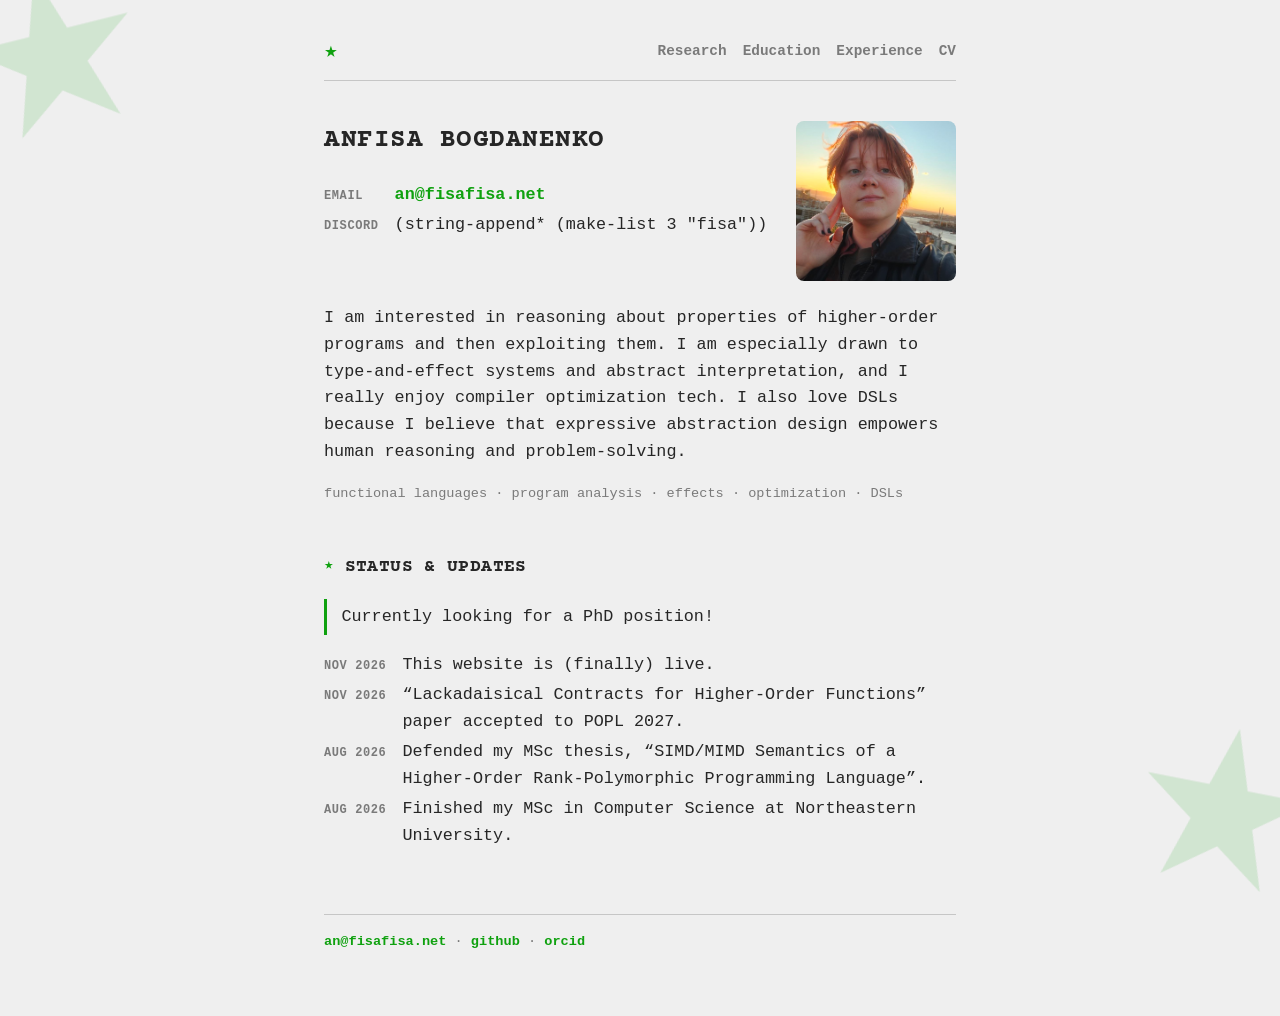
<file: index.html>
<!DOCTYPE html>
<html lang="en">
<head>
  <meta charset="utf-8">
  <meta name="viewport" content="width=device-width, initial-scale=1">
  <title>Anfisa Bogdanenko</title>
  <link rel="stylesheet" href="style.css">
</head>
<body>
  <header>
    <a class="home" href="./" aria-current="page" aria-label="Anfisa Bogdanenko"></a>
    <nav><a href="./research.html">Research</a><a href="./education.html">Education</a><a href="./experience.html">Experience</a><a href="./content/files/cv.pdf">CV</a></nav>
  </header>

  <main><section class="intro"><h1>Anfisa Bogdanenko</h1><dl class="labelled"><dt>Email</dt><dd><a href="mailto:an@fisafisa.net">an@fisafisa.net</a></dd><dt>Discord</dt><dd><code><span>(string-append*</span> <span>(make-list</span> <span>3</span> <span>"fisa"))</span></code></dd></dl><figure class="portrait"><img src="content/pics/pfp.jpg" alt="Anfisa Bogdanenko"/></figure></section><p>I am interested in reasoning about properties of higher-order 
           programs and then exploiting them. I am especially drawn to 
           type-and-effect systems and abstract interpretation, and I really 
           enjoy compiler optimization tech. I also love DSLs because I believe 
           that expressive abstraction design empowers human reasoning and 
           problem-solving.</p><p class="interests">functional languages · program analysis · effects · optimization · DSLs</p><h2>Status &amp; Updates</h2><p class="callout">Currently looking for a PhD position!</p><dl class="labelled"><dt>Nov 2026</dt><dd>This website is (finally) live.</dd><dt>Nov 2026</dt><dd>“Lackadaisical Contracts for Higher-Order Functions” paper accepted to POPL 2027.</dd><dt>Aug 2026</dt><dd>Defended my MSc thesis, “SIMD/MIMD Semantics of a Higher-Order Rank-Polymorphic Programming Language”.</dd><dt>Aug 2026</dt><dd>Finished my MSc in Computer Science at Northeastern University.</dd></dl></main>

  <footer><a href="mailto:an@fisafisa.net">an@fisafisa.net</a> · <a href="https://github.com/fisafisafisa">github</a> · <a href="https://orcid.org/0009-0002-4138-6328">orcid</a></footer>
</body>
</html>
</file>
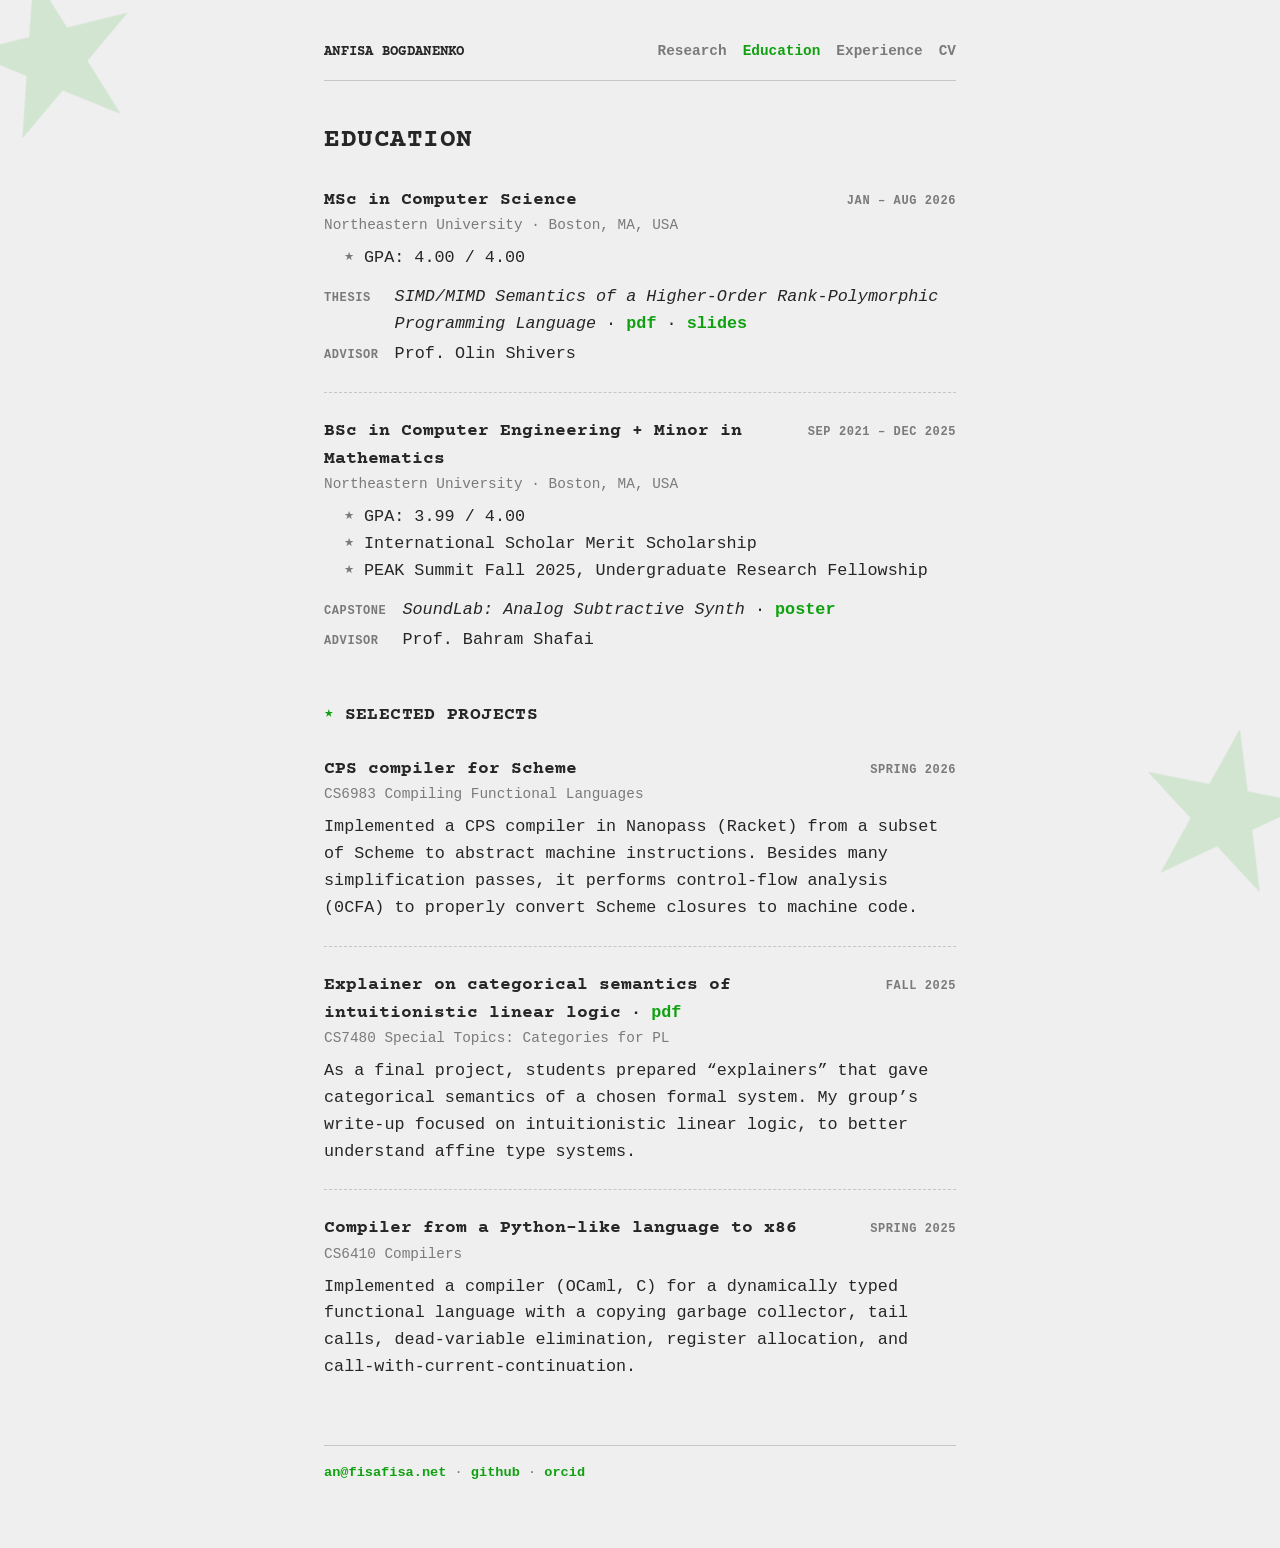
<file: education.html>
<!DOCTYPE html>
<html lang="en">
<head>
  <meta charset="utf-8">
  <meta name="viewport" content="width=device-width, initial-scale=1">
  <title>Education - Anfisa Bogdanenko</title>
  <link rel="stylesheet" href="style.css">
</head>
<body>
  <header>
    <a class="home" href="./">Anfisa Bogdanenko</a>
    <nav><a href="./research.html">Research</a><a aria-current="page" href="./education.html">Education</a><a href="./experience.html">Experience</a><a href="./content/files/cv.pdf">CV</a></nav>
  </header>

  <main><h1>Education</h1><section class="entries"><article class="entry"><div class="entry-head"><h3>MSc in Computer Science</h3><span class="date">Jan – Aug 2026</span></div><p class="meta">Northeastern University · Boston, MA, USA</p><ul><li>GPA: 4.00 / 4.00</li></ul><dl class="labelled"><dt>Thesis</dt><dd><cite>SIMD/MIMD Semantics of a Higher-Order Rank-Polymorphic Programming Language</cite> · <a href="content/files/msc-thesis.pdf">pdf</a> · <a href="content/files/msc-thesis-defense.pdf">slides</a></dd><dt>Advisor</dt><dd>Prof. Olin Shivers</dd></dl></article><article class="entry"><div class="entry-head"><h3>BSc in Computer Engineering + Minor in Mathematics</h3><span class="date">Sep 2021 – Dec 2025</span></div><p class="meta">Northeastern University · Boston, MA, USA</p><ul><li>GPA: 3.99 / 4.00</li><li>International Scholar Merit Scholarship</li><li>PEAK Summit Fall 2025, Undergraduate Research Fellowship</li></ul><dl class="labelled"><dt>Capstone</dt><dd><cite>SoundLab: Analog Subtractive Synth</cite> · <a href="content/files/capstone-poster.pdf">poster</a></dd><dt>Advisor</dt><dd>Prof. Bahram Shafai</dd></dl></article></section><h2>Selected projects</h2><section class="entries"><article class="entry"><div class="entry-head"><h3>CPS compiler for Scheme</h3><span class="date">Spring 2026</span></div><p class="meta">CS6983 Compiling Functional Languages</p><p>Implemented a CPS compiler in Nanopass (Racket) from a subset
                 of Scheme to abstract machine instructions. Besides many
                 simplification passes, it performs control-flow analysis
                 (0CFA) to properly convert Scheme closures to machine code.</p></article><article class="entry"><div class="entry-head"><h3><span>Explainer on categorical semantics of intuitionistic linear logic<span class="title-links"> · <a href="content/files/cats-of-ill-explainer.pdf">pdf</a></span></span></h3><span class="date">Fall 2025</span></div><p class="meta">CS7480 Special Topics: Categories for PL</p><p>As a final project, students prepared “explainers” that gave
                 categorical semantics of a chosen formal system. My group’s
                 write-up focused on intuitionistic linear logic, to better
                 understand affine type systems.</p></article><article class="entry"><div class="entry-head"><h3>Compiler from a Python-like language to x86</h3><span class="date">Spring 2025</span></div><p class="meta">CS6410 Compilers</p><p>Implemented a compiler (OCaml, C) for a dynamically typed
                 functional language with a copying garbage collector, tail
                 calls, dead-variable elimination, register allocation, and 
                 call-with-current-continuation.</p></article></section></main>

  <footer><a href="mailto:an@fisafisa.net">an@fisafisa.net</a> · <a href="https://github.com/fisafisafisa">github</a> · <a href="https://orcid.org/0009-0002-4138-6328">orcid</a></footer>
</body>
</html>
</file>
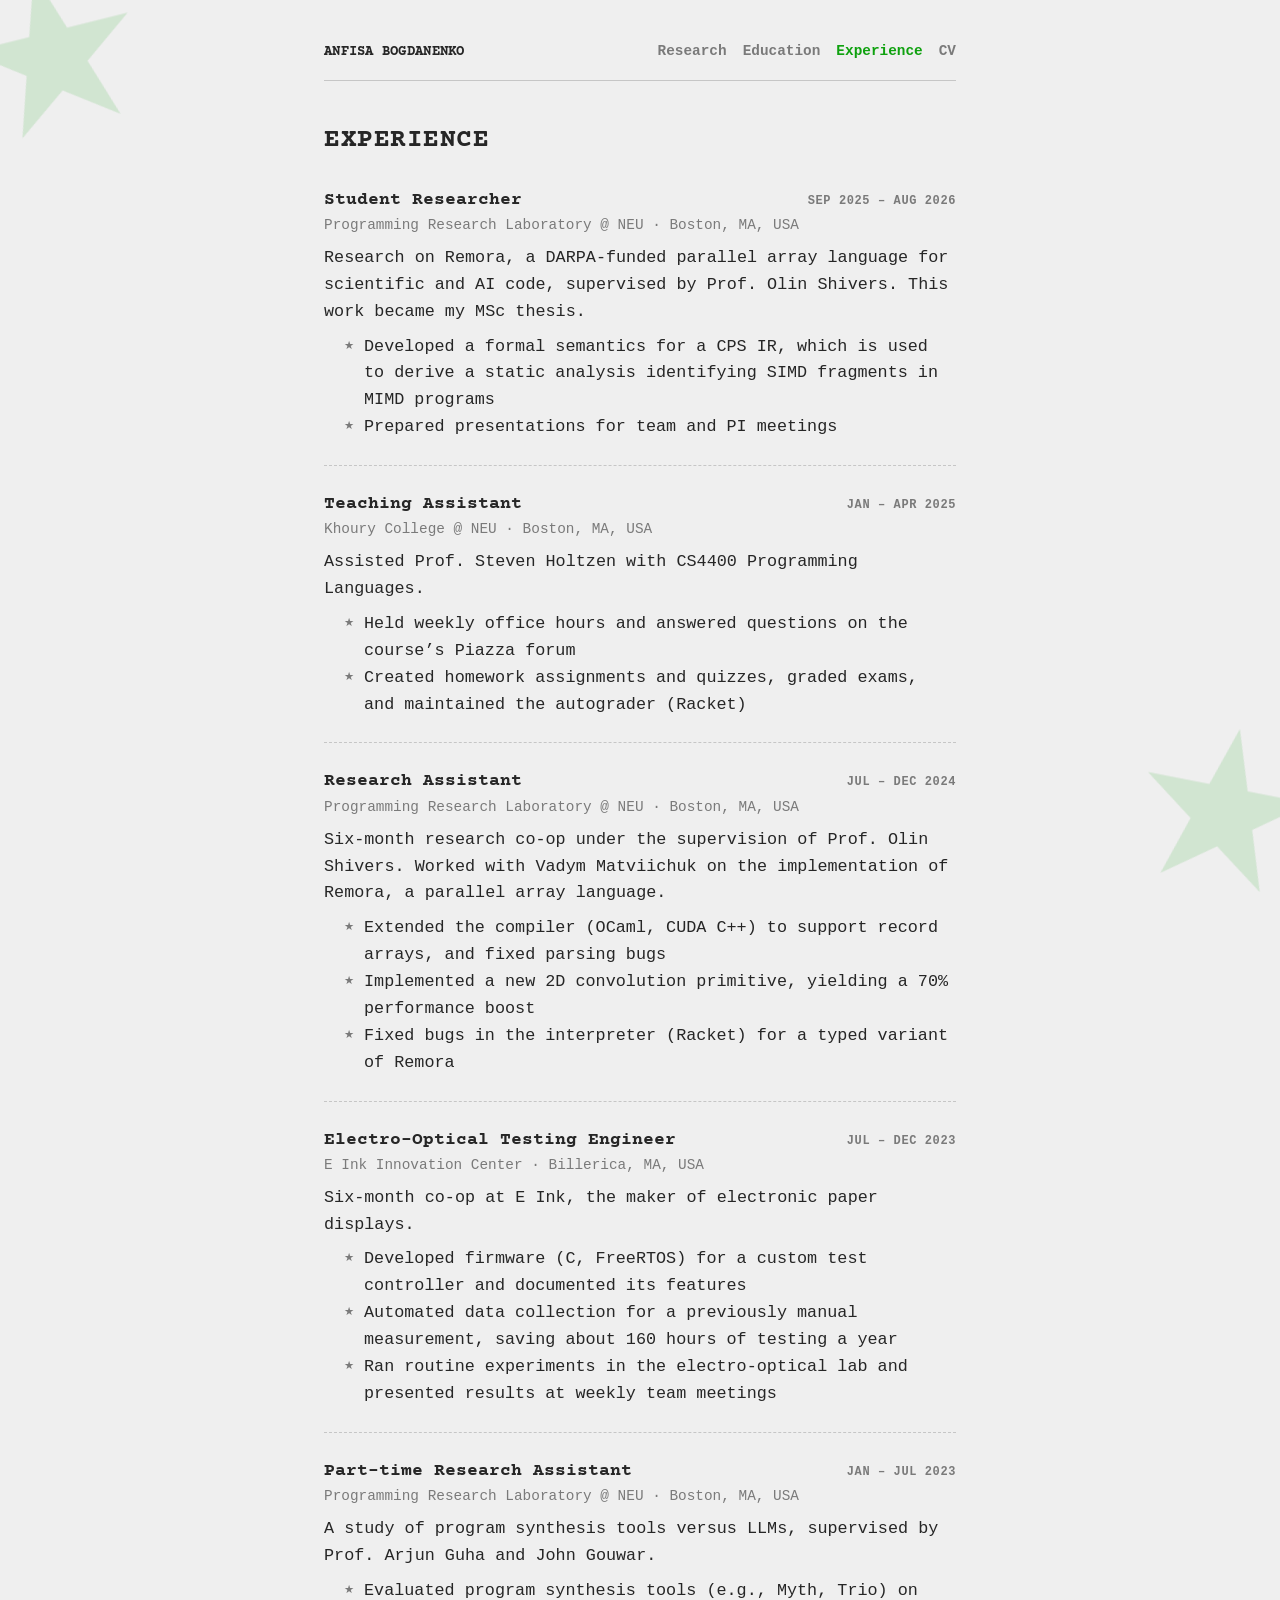
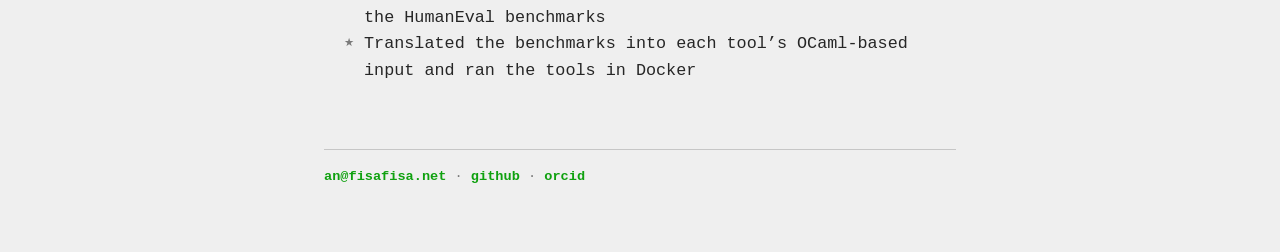
<file: experience.html>
<!DOCTYPE html>
<html lang="en">
<head>
  <meta charset="utf-8">
  <meta name="viewport" content="width=device-width, initial-scale=1">
  <title>Experience - Anfisa Bogdanenko</title>
  <link rel="stylesheet" href="style.css">
</head>
<body>
  <header>
    <a class="home" href="./">Anfisa Bogdanenko</a>
    <nav><a href="./research.html">Research</a><a href="./education.html">Education</a><a aria-current="page" href="./experience.html">Experience</a><a href="./content/files/cv.pdf">CV</a></nav>
  </header>

  <main><h1>Experience</h1><section class="entries"><article class="entry"><div class="entry-head"><h3>Student Researcher</h3><span class="date">Sep 2025 – Aug 2026</span></div><p class="meta">Programming Research Laboratory @ NEU · Boston, MA, USA</p><p>Research on Remora, a DARPA-funded parallel array language
              for scientific and AI code, supervised by Prof. Olin Shivers.
              This work became my MSc thesis.</p><ul><li>Developed a formal semantics for a CPS IR, which is used to 
                derive a static analysis identifying SIMD fragments in MIMD programs</li><li>Prepared presentations for team and PI meetings</li></ul></article><article class="entry"><div class="entry-head"><h3>Teaching Assistant</h3><span class="date">Jan – Apr 2025</span></div><p class="meta">Khoury College @ NEU · Boston, MA, USA</p><p>Assisted Prof. Steven Holtzen with CS4400 Programming Languages.</p><ul><li>Held weekly office hours and answered questions on the course’s Piazza forum</li><li>Created homework assignments and quizzes, graded exams, and maintained the autograder (Racket)</li></ul></article><article class="entry"><div class="entry-head"><h3>Research Assistant</h3><span class="date">Jul – Dec 2024</span></div><p class="meta">Programming Research Laboratory @ NEU · Boston, MA, USA</p><p>Six-month research co-op under the supervision of Prof. Olin Shivers.
              Worked with Vadym Matviichuk on the 
              implementation of Remora, a parallel array language.</p><ul><li>Extended the compiler (OCaml, CUDA C++) to support record arrays, and fixed parsing bugs</li><li>Implemented a new 2D convolution primitive, yielding a 70% performance boost</li><li>Fixed bugs in the interpreter (Racket) for a typed variant of Remora</li></ul></article><article class="entry"><div class="entry-head"><h3>Electro-Optical Testing Engineer</h3><span class="date">Jul – Dec 2023</span></div><p class="meta">E Ink Innovation Center · Billerica, MA, USA</p><p>Six-month co-op at E Ink, the maker of electronic paper displays.</p><ul><li>Developed firmware (C, FreeRTOS) for a custom test controller and documented its features</li><li>Automated data collection for a previously manual measurement, saving about 160 hours of testing a year</li><li>Ran routine experiments in the electro-optical lab and presented results at weekly team meetings</li></ul></article><article class="entry"><div class="entry-head"><h3>Part-time Research Assistant</h3><span class="date">Jan – Jul 2023</span></div><p class="meta">Programming Research Laboratory @ NEU · Boston, MA, USA</p><p>A study of program synthesis tools versus LLMs, supervised by
              Prof. Arjun Guha and John Gouwar.</p><ul><li>Evaluated program synthesis tools (e.g., Myth, Trio) on the HumanEval benchmarks</li><li>Translated the benchmarks into each tool’s OCaml-based input and ran the tools in Docker</li></ul></article></section></main>

  <footer><a href="mailto:an@fisafisa.net">an@fisafisa.net</a> · <a href="https://github.com/fisafisafisa">github</a> · <a href="https://orcid.org/0009-0002-4138-6328">orcid</a></footer>
</body>
</html>
</file>
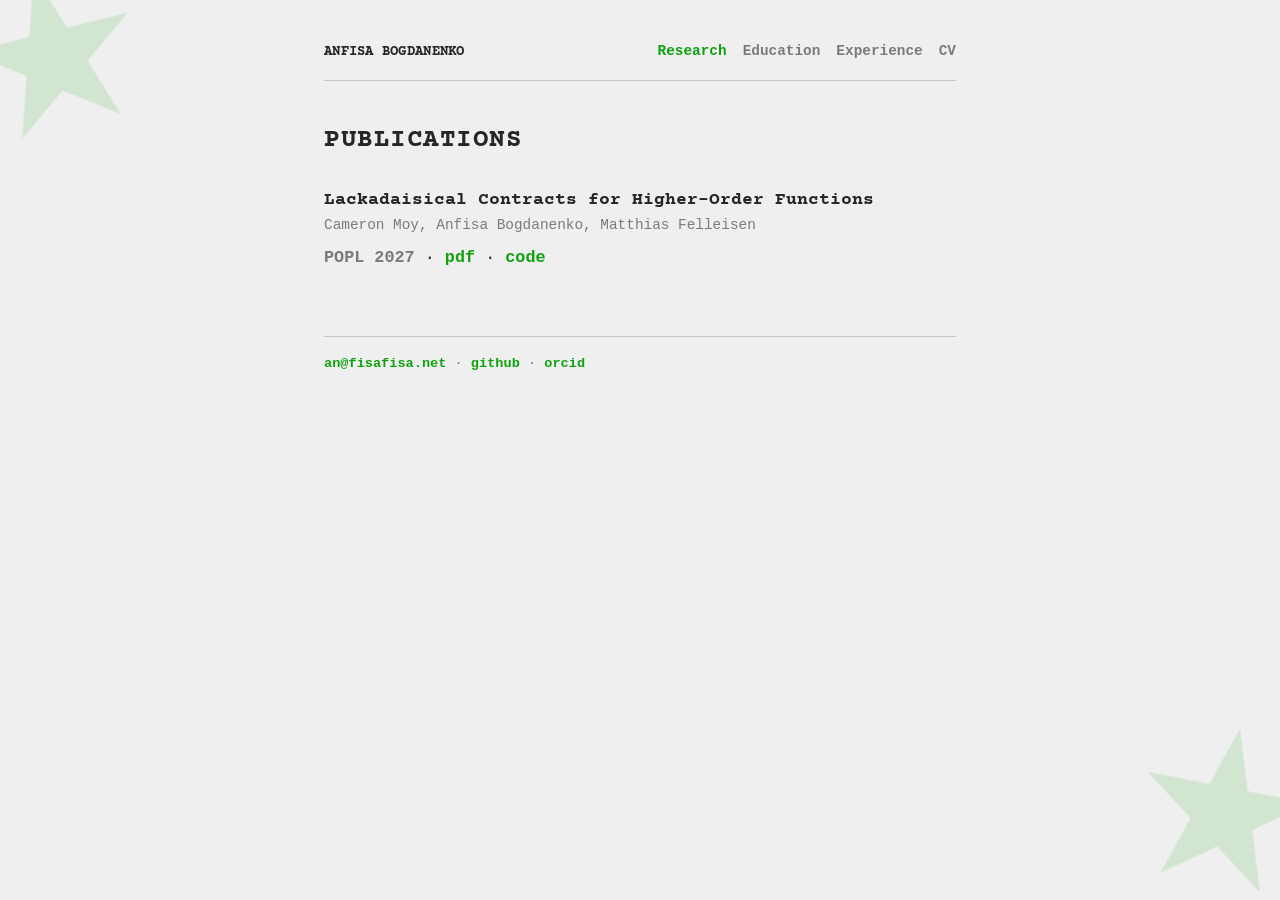
<file: research.html>
<!DOCTYPE html>
<html lang="en">
<head>
  <meta charset="utf-8">
  <meta name="viewport" content="width=device-width, initial-scale=1">
  <title>Research - Anfisa Bogdanenko</title>
  <link rel="stylesheet" href="style.css">
</head>
<body>
  <header>
    <a class="home" href="./">Anfisa Bogdanenko</a>
    <nav><a aria-current="page" href="./research.html">Research</a><a href="./education.html">Education</a><a href="./experience.html">Experience</a><a href="./content/files/cv.pdf">CV</a></nav>
  </header>

  <main><h1>Publications</h1><section class="entries"><article class="entry"><div class="entry-head"><h3>Lackadaisical Contracts for Higher-Order Functions</h3></div><p class="meta">Cameron Moy, Anfisa Bogdanenko, Matthias Felleisen</p><p><span class="venue">POPL 2027</span> · <a href="content/files/deferred-contract-paper.pdf">pdf</a> · <a href="https://github.com/camoy/lackadaisical-contract">code</a></p></article></section></main>

  <footer><a href="mailto:an@fisafisa.net">an@fisafisa.net</a> · <a href="https://github.com/fisafisafisa">github</a> · <a href="https://orcid.org/0009-0002-4138-6328">orcid</a></footer>
</body>
</html>
</file>
<file: style.css>
/* ---- Fonts, self-hosted in fonts/ (both OFL licensed) ---- */

/* Courier Prime, for emphasis only: headings and the site name. */
@font-face {
  font-family: "Courier Prime";
  src: url("fonts/courier-prime-bold.woff2") format("woff2");
  font-weight: 700;
}

/* The ornament ★, cut from Adwaita Mono.
   Without it each browser borrows ★ from a different system font, and its
   size varies a lot. It only covers ★. */
@font-face {
  font-family: "Ornament";
  src: url("fonts/adwaita-mono-star.woff2") format("woff2");
  font-weight: 100 900; /* one glyph for every weight, no faux bold */
  unicode-range: U+2605;
}

/* ---- Root ---- */

:root {
  --text: #262626;
  --muted: #7a7a7a;
  --accent: #0fa10f;
  --rule: #c6c6c6;
  --bg: #efefef;
  --highlight: #ff841f;

  /* The page font is the system's own monospace, named per platform so none
     falls back to thin Courier: Linux, then Apple, then Windows */
  --font: "Ornament", "Liberation Mono", Menlo, Consolas, monospace;
  --font-emphasis: "Ornament", "Courier Prime", monospace;

  --ornament: "★";
}

/* ---- Base ---- */

* { box-sizing: border-box; }

body {
  max-width: 42rem;
  margin: 0 auto;
  padding: 2.5rem 1.25rem 4rem;
  font-family: var(--font);
  font-size: 1.05rem;
  line-height: 1.6;
  color: var(--text);
  background: var(--bg);
}

a {
  font-weight: 700;
  color: var(--accent);
  text-decoration: none;
}

a:hover {
  color: var(--bg);
  background: var(--accent);
}

/* Code keeps the page's font (browsers swap in a smaller one), and wraps
   only between words (code-words in pollen.rkt puts each in a span) */
code { font: inherit; }
code span { white-space: nowrap; }

::selection {
  color: #fff;
  background: var(--highlight);
}

/* ---- Headings ---- */

/* Courier for titles and the site name in the header */
h1, h2, h3,
header .home { font-family: var(--font-emphasis); }

/* Uppercase for page and section titles, and the site name, only */
h1, h2,
header .home {
  text-transform: uppercase;
  letter-spacing: 0.02em;
}

h1 { font-size: 1.6rem;  margin: 0 0 0.5rem; }
h2 { font-size: 1.15rem; margin: 3rem 0 0; }
h3 { font-size: 1.1rem;  margin: 0; }

h2::before {
  content: var(--ornament) "  ";
  font-size: 0.85em;
  color: var(--accent);
}

/* ---- Header ---- */

header {
  display: flex;
  flex-wrap: wrap;
  justify-content: space-between;
  align-items: baseline;
  gap: 0.5rem 1.5rem;
  margin-bottom: 2.5rem;
  padding-bottom: 1rem;
  border-bottom: 1px solid var(--rule);
  font-size: 0.9rem;
}

header .home {
  font-size: 0.85rem;
  color: var(--text);
}

nav { display: flex; flex-wrap: wrap; gap: 0.25rem 1rem; }
nav a { color: var(--muted); }

/* The current page's link */
header [aria-current="page"] { color: var(--accent); }

/* The star is bigger than the link's line, so the lowering puts it in the
   middle of the hover highlight */
header .home[aria-current="page"]::before {
  content: var(--ornament);
  font-size: 1.45rem;
  line-height: 0;
  vertical-align: -0.23em;
}

header a:hover { color: var(--bg); }

/* ---- Home ---- */

/* ◊intro: name and contact in the left column,
   the photo on the right, as tall as they are */
.intro {
  display: grid;
  grid-template-columns: 1fr auto;
  grid-template-rows: auto 1fr; /* spare height below the contact, not between */
  align-items: start;
  column-gap: 1.5rem;
  margin-bottom: 1.5rem;
}

.intro > * { grid-column: 1; }

.intro > .portrait {
  grid-column: 2;
  grid-row: 1 / span 2;
  margin: 0;
}

.portrait img {
  display: block;
  width: 10rem;
  height: 10rem;
  border-radius: 5%;
  object-fit: cover;
}

/* Phones: a smaller photo beside the name only (set tighter, as it wraps),
   and the contact full width underneath */
@media (max-width: 32rem) {
  .intro > * { grid-column: 1 / -1; }
  .intro > h1 {
    grid-column: 1;
    align-self: center;
    line-height: 1.25;
  }
  .intro > .portrait { grid-row: 1; }
  .portrait img { width: 6rem; height: 6rem; }
}

/* ◊callout: a line set off by an accent bar */
.callout {
  padding: 0.3rem 0 0.3rem 0.9rem;
  border-left: 3px solid var(--accent);
}

.interests {
  font-size: 0.85rem;
  color: var(--muted);
}

/* ---- Entries ---- */

.entries { margin-top: 1.5rem; }

/* A dashed rule between entries */
.entry + .entry {
  margin-top: 1.5rem;
  padding-top: 1.5rem;
  border-top: 1px dashed var(--rule);
}

/* Heading row: title left, date right; a long title wraps instead of
   pushing the date down. On phones the date goes under the title. */
.entry-head {
  display: flex;
  justify-content: space-between;
  align-items: baseline;
  gap: 1rem;
}

@media (max-width: 32rem) {
  .entry-head { flex-direction: column; gap: 0; }
}

.entry .meta {
  margin: 0;
  font-size: 0.9rem;
  color: var(--muted);
}

/* Small bold caps: entry dates, and labels like THESIS or ADVISOR */
.entry .date,
.labelled dt {
  font-size: 0.75rem;
  font-weight: 700;
  text-transform: uppercase;
  letter-spacing: 0.05em;
  color: var(--muted);
}

.entry .date { white-space: nowrap; }

/* Links after an entry's title: the body font, like links elsewhere */
.title-links {
  font-family: var(--font);
  font-size: 1.05rem;
}

/* A paper's venue: styled like the links, but grey */
.venue {
  font-weight: 700;
  color: var(--muted);
}

/* Bullets, or the paragraph right under the meta line, close to it */
.entry ul,
.entry .meta + p { margin: 0.5rem 0 0; }

.entry li::marker {
  content: var(--ornament) " ";
  color: var(--muted);
}

/* Label/value rows: thesis and advisor, contact, news */
.labelled {
  display: grid;
  grid-template-columns: max-content 1fr;
  gap: 0.2rem 1rem;
  align-items: baseline;
  margin: 0.75rem 0 0;
}

/* A value too long for its row (an email on a small phone) may break */
.labelled dd {
  margin: 0;
  overflow-wrap: anywhere;
}

/* ---- Footer ---- */

footer {
  margin-top: 4rem;
  padding-top: 1rem;
  border-top: 1px solid var(--rule);
  font-size: 0.85rem;
  color: var(--muted);
}

/* ---- Background stars ---- */

body::before,
body::after {
  content: var(--ornament);
  position: fixed;
  z-index: -1;
  font-family: var(--font-emphasis); /* self-hosted line metrics: same placement everywhere */
  font-size: 20rem;
  line-height: 1;
  color: var(--accent);
  opacity: 0.13;
}

body::before { top: -4rem;    left: -2rem; rotate: -14deg; }
body::after  { bottom: -7rem; right: -2rem; rotate: 11deg; }

/* For narrow screens only the bottom star stays,
   smaller and fixed at the footer */
@media (max-width: 60rem) {
  body { position: relative; }

  body::before { content: none; }

  body::after {
    position: absolute;
    bottom: 1rem;
    right: 1rem;
    font-size: 8rem;
  }
}
</file>
